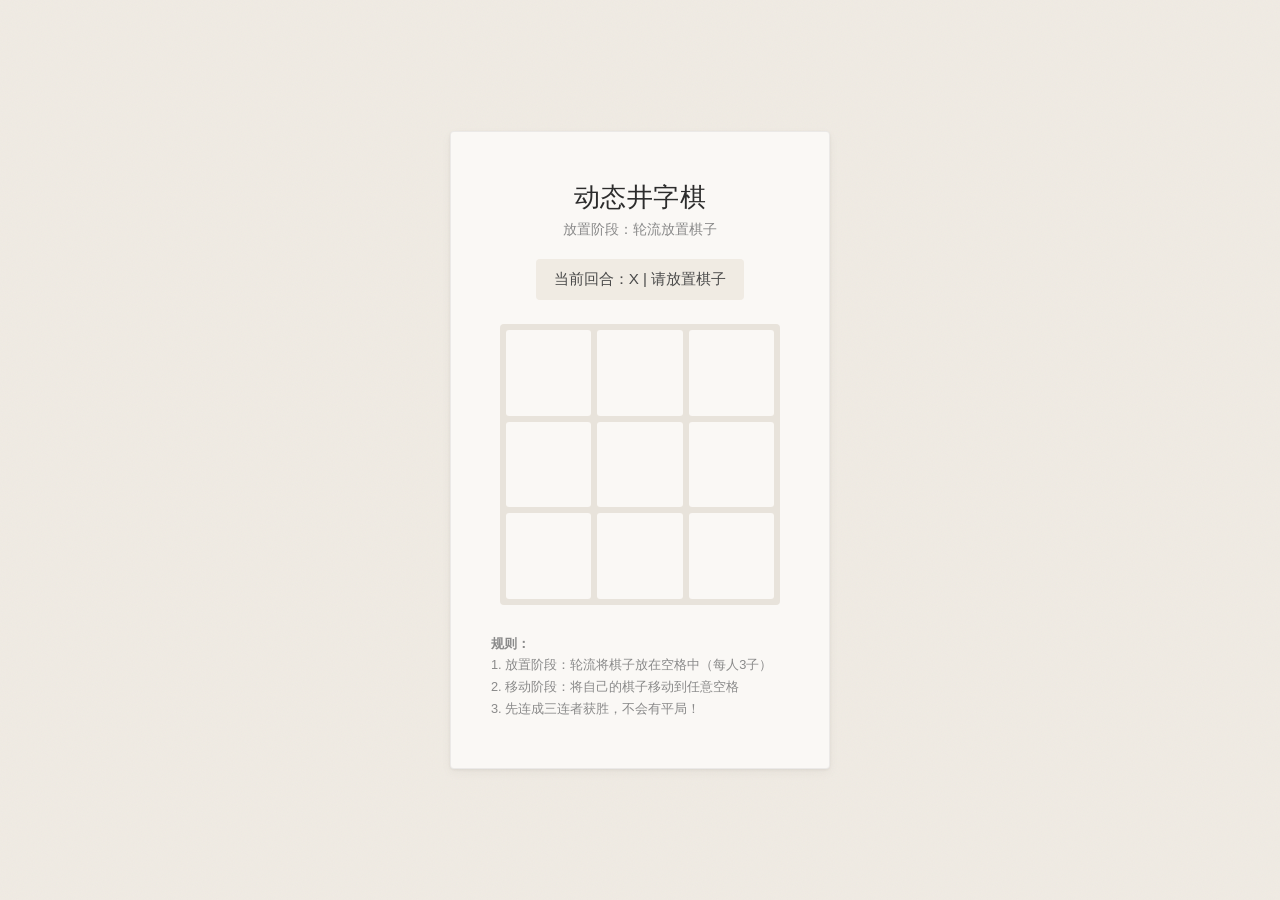
<file: index.html>
<!DOCTYPE html>
<html lang="zh-CN">
<head>
    <meta charset="UTF-8">
    <meta name="viewport" content="width=device-width, initial-scale=1.0">
    <title>动态井字棋</title>
    <link rel="stylesheet" href="style.css">
</head>
<body>
    <div class="game-container">
        <h1>动态井字棋</h1>
        <div class="phase-info" id="phaseInfo">放置阶段：轮流放置棋子</div>
        <div id="status" class="status">当前回合：X | 请放置棋子</div>

        <div class="board" id="board">
            <button class="cell" data-index="0"></button>
            <button class="cell" data-index="1"></button>
            <button class="cell" data-index="2"></button>
            <button class="cell" data-index="3"></button>
            <button class="cell" data-index="4"></button>
            <button class="cell" data-index="5"></button>
            <button class="cell" data-index="6"></button>
            <button class="cell" data-index="7"></button>
            <button class="cell" data-index="8"></button>
        </div>

        <button id="resetBtn" class="reset-btn hidden">再来一局</button>

        <div class="rules">
            <strong>规则：</strong><br>
            1. 放置阶段：轮流将棋子放在空格中（每人3子）<br>
            2. 移动阶段：将自己的棋子移动到任意空格<br>
            3. 先连成三连者获胜，不会有平局！
        </div>
    </div>

    <script src="script.js"></script>
</body>
</html>
</file>
<file: style.css>
* {
    margin: 0;
    padding: 0;
    box-sizing: border-box;
}

body {
    font-family: -apple-system, BlinkMacSystemFont, 'PingFang SC', 'Hiragino Sans GB', sans-serif;
    background: #f0ebe3;
    background-image: url("data:image/svg+xml,%3Csvg width='100' height='100' viewBox='0 0 100 100' xmlns='http://www.w3.org/2000/svg'%3E%3Cfilter id='noise'%3E%3CfeTurbulence type='fractalNoise' baseFrequency='0.8' numOctaves='4' stitchTiles='stitch'/%3E%3C/filter%3E%3Crect width='100%25' height='100%25' filter='url(%23noise)' opacity='0.04'/%3E%3C/svg%3E");
    min-height: 100vh;
    display: flex;
    justify-content: center;
    align-items: center;
    padding: 20px;
}

.game-container {
    text-align: center;
    background: #faf8f5;
    border-radius: 4px;
    padding: 48px 40px;
    box-shadow: 0 1px 3px rgba(0, 0, 0, 0.06), 0 4px 12px rgba(0, 0, 0, 0.04);
    max-width: 380px;
    width: 100%;
    border: 1px solid rgba(0, 0, 0, 0.06);
}

h1 {
    color: #2c2c2c;
    font-size: 1.6rem;
    font-weight: 500;
    margin-bottom: 6px;
    letter-spacing: 0.02em;
}

.phase-info {
    color: #8a8a8a;
    font-size: 0.85rem;
    margin-bottom: 20px;
}

.status {
    color: #4a4a4a;
    font-size: 0.95rem;
    margin-bottom: 24px;
    padding: 10px 18px;
    background: #f0ebe3;
    border-radius: 4px;
    display: inline-block;
    transition: all 0.25s ease;
    min-height: 40px;
}

.status.game-over {
    background: #e8e3db;
    font-weight: 500;
}

.board {
    display: grid;
    grid-template-columns: repeat(3, 1fr);
    gap: 6px;
    margin: 0 auto 28px;
    max-width: 280px;
    background: #e8e3db;
    padding: 6px;
    border-radius: 4px;
}

.cell {
    aspect-ratio: 1;
    background: #faf8f5;
    border: none;
    border-radius: 3px;
    font-size: 2.4rem;
    font-weight: 400;
    cursor: pointer;
    transition: all 0.2s ease;
    display: flex;
    justify-content: center;
    align-items: center;
    min-height: 85px;
    color: #3a3a3a;
}

.cell:hover:not(:disabled) {
    background: #f5f2ed;
}

.cell:active:not(:disabled) {
    background: #ebe6de;
}

.cell:disabled {
    cursor: default;
}

.cell.x {
    color: #1a1a1a;
}

.cell.o {
    color: #6b6b6b;
}

.cell.winning {
    background: #2c2c2c;
    color: #faf8f5;
}

.cell.selected {
    background: #ebe6de;
    box-shadow: inset 0 0 0 2px #8a8a8a;
}

.cell.movable {
    background: #f0ebe3;
    cursor: pointer;
}

.cell.movable:hover {
    background: #ebe6de;
}

.cell.target {
    background: #f5f2ed;
    cursor: pointer;
}

.cell.target:hover {
    background: #ebe6de;
}

.rules {
    color: #8a8a8a;
    font-size: 0.8rem;
    margin-top: 20px;
    line-height: 1.7;
    text-align: left;
}

.reset-btn {
    padding: 10px 28px;
    font-size: 0.9rem;
    font-weight: 400;
    color: #faf8f5;
    background: #2c2c2c;
    border: none;
    border-radius: 3px;
    cursor: pointer;
    transition: all 0.2s ease;
    margin-top: 24px;
    letter-spacing: 0.02em;
}

.reset-btn:hover {
    background: #1a1a1a;
}

.reset-btn:active {
    background: #3a3a3a;
}

.hidden {
    display: none;
}

@media (max-width: 480px) {
    h1 {
        font-size: 1.4rem;
    }

    .cell {
        font-size: 2rem;
        min-height: 72px;
    }

    .game-container {
        padding: 32px 24px;
    }
}
</file>
